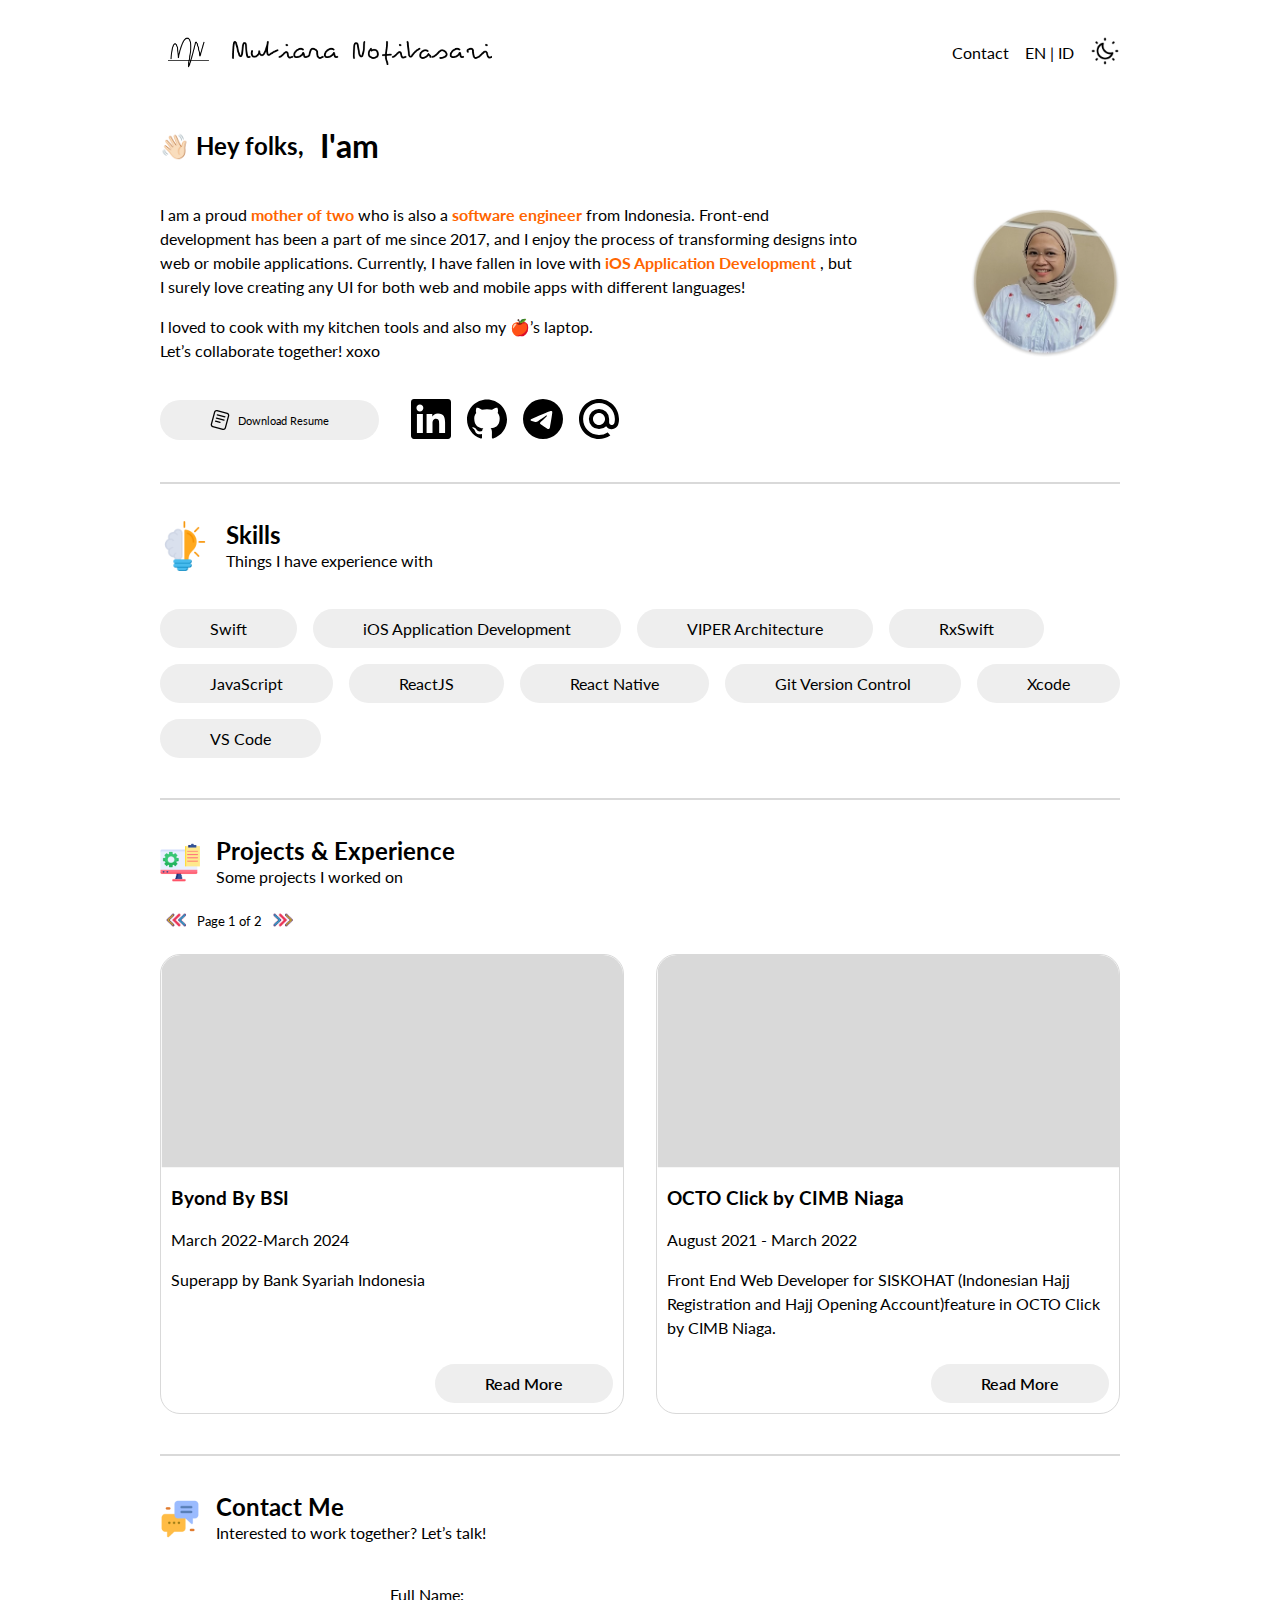
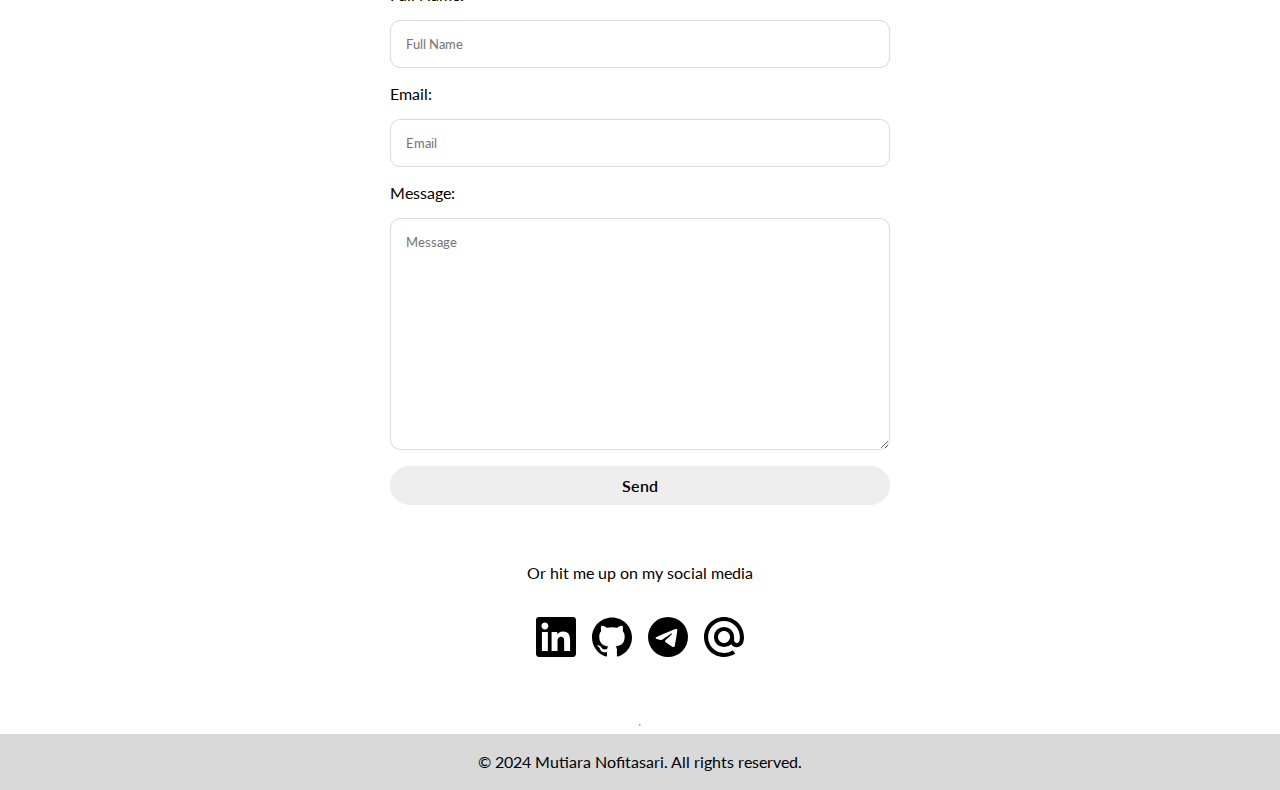
<file: index.html>
<!DOCTYPE html>
<html lang="en">
  <head>
    <meta charset="UTF-8" />
    <meta name="viewport" content="width=device-width, initial-scale=1.0" />
    <title>Mutiara Nofitasari</title>
    <meta
      name="description"
      content="Personal website of Mutiara Hikmah Nofitasari"
    />
    <link rel="icon" href="assets/images/logo.png" type="image/x-icon" />
    <link rel="preconnect" href="https://fonts.googleapis.com" />
    <link rel="preconnect" href="https://fonts.gstatic.com" crossorigin />
    <link
      href="https://fonts.googleapis.com/css2?family=Lato:wght@400;700&display=swap"
      rel="stylesheet"
    />
    <link rel="stylesheet" href="index.css" />
    <script src="index.js"></script>
  </head>
  <body>
    <header class="container header">
      <a href="/">
        <div class="logo">
          <img
            class="image-logo"
            id="logo"
            src="assets/images/logo.png"
            alt="logo"
          />
          <img
            class="name-logo"
            id="name-logo"
            src="assets/images/name-logo.png"
            alt="logo"
          />
        </div>
      </a>

      <nav>
        <ul class="navigation">
          <li><a href="contact.html">Contact</a></li>
          <li><a href="#">EN | ID</a></li>
          <li>
            <a href="javascript:void(0);" onclick="toggleDarkMode()">
              <img
                id="dark-mode-icon"
                class="display-mode"
                src="assets/icons/icon-dark-mode.png"
                alt="logo"
              />
            </a>
          </li>
        </ul>
      </nav>
    </header>

    <main class="container stack">
      <section id="about">
        <div class="about-title">
          <h2>👋🏻 Hey folks,</h2>
          <h1 class="animated">
            <span>I'am</span>
            <div class="animated-info">
              <span class="animated-item">Mutiara Nofitasari</span>
              <span class="animated-item">Software Engineer</span>
              <span class="animated-item">Front-end Developer</span>
            </div>
          </h1>
        </div>
        <div class="about-content">
          <div>
            <p>
              I am a proud
              <span class="highlight-content">mother of two</span>
              who is also a
              <span class="highlight-content"> software engineer </span>
              from Indonesia. Front-end development has been a part of me since
              2017, and I enjoy the process of transforming designs into web or
              mobile applications. Currently, I have fallen in love with
              <span class="highlight-content">iOS Application Development</span>
              , but I surely love creating any UI for both web and mobile apps
              with different languages!
            </p>
            <p>
              I loved to cook with my kitchen tools and also my 🍎’s laptop.<br />
              Let’s collaborate together! xoxo
            </p>
          </div>

          <img
            src="assets/images/profile-picture.png"
            alt="Profile Picture"
            width="150"
          />
        </div>

        <div class="profile-contact-container">
          <a
            href="assets/resume/Mutiara Hikmah Nofitasari.pdf"
            class="rounded-button centered-content"
          >
            <img
              src="assets/icons/icon-download.svg"
              alt="download"
              width="20"
            />
            Download Resume
          </a>
          <div class="social-media-container">
            <a
              href="http://www.linkedin.com/in/mutiara-hikmah-nofitasari-b639b5131"
              target="_blank"
            >
              <img src="assets/icons/linkedin.svg" alt="github" width="40" />
            </a>
            <a
              href="http://www.linkedin.com/in/mutiara-hikmah-nofitasari-b639b5131"
              target="_blank"
            >
              <img src="assets/icons/github.svg" alt="github" width="40" />
            </a>
            <a href="https://t.me/mutiarahns" target="_blank">
              <img src="assets/icons/telegram.svg" alt="telegram" width="40" />
            </a>
            <a href="mailto:nofitasarimutiara@gmail.com">
              <img src="assets/icons/email.svg" alt="email" width="40" />
            </a>
          </div>
        </div>

        <hr class="custom-separator" />
      </section>

      <section id="skills">
        <div class="header-section">
          <img src="assets/icons/icon-skill.png" alt="skills" width="50" />
          <div class="header-section-title">
            <h2>Skills</h2>
            <p>Things I have experience with</p>
          </div>
        </div>

        <ul class="navigation content">
          <script>
            const skills = [
              "Swift",
              "iOS Application Development",
              "VIPER Architecture",
              "RxSwift",
              "JavaScript",
              "ReactJS",
              "React Native",
              "Git Version Control",
              "Xcode",
              "VS Code",
            ];

            skills.forEach((skill) => {
              document.write(
                `<li><div class="rounded-button skill-item">${skill}</div></li>`
              );
            });
          </script>
        </ul>

        <hr class="custom-separator" />
      </section>

      <section id="projects" class="project-section">
        <div class="header-section">
          <img src="assets/icons/icon-experience.png" alt="skills" width="40" />
          <div class="header-section-title">
            <h2>Projects & Experience</h2>
            <p>Some projects I worked on</p>
          </div>
        </div>

        <div id="pagination-controls" class="pagination-container">
          <button id="prev-page" class="pagination-button" disabled>
            <img
              src="assets/icons/icon-prev.png"
              alt="Previous Page"
              style="width: 20px; height: 20px"
            />
          </button>
          <span id="page-info">Page 1 of 1</span>
          <button id="next-page" class="pagination-button" disabled>
            <img
              src="assets/icons/icon-next.png"
              alt="Next Page"
              style="width: 20px; height: 20px"
            />
          </button>
        </div>

        <div id="project-list" class="project-list"></div>

        <script src="assets/js/project-pagination.js"></script>

        <hr class="custom-separator" />
      </section>

      <section id="testimonials" hidden>
        <div>
          <img
            src="assets/icons/icon-testimonial.png"
            alt="testimonials"
            width="40"
          />
          <div>
            <h2>What people say about me</h2>
            <p>People come and go, but memories stays</p>
          </div>
        </div>
        <ul>
          <li></li>
        </ul>

        <hr class="custom-separator" />
      </section>

      <section id="contact">
        <div class="header-section">
          <img src="assets/icons/icon-contact.png" alt="contact" width="40" />
          <div class="header-section-title">
            <h2>Contact Me</h2>
            <p>Interested to work together? Let’s talk!</p>
          </div>
        </div>

        <form class="contact-container">
          <label>Full Name:</label>
          <input type="text" placeholder="Full Name" required />
          <label>Email:</label>
          <input type="email" placeholder="Email" required />
          <label>Message:</label>
          <textarea placeholder="Message" required></textarea>
          <button>Send</button>
        </form>

        <div class="contact-container social-media">
          <p>Or hit me up on my social media</p>

          <div class="social-media-container">
            <a
              href="http://www.linkedin.com/in/mutiara-hikmah-nofitasari-b639b5131"
              target="_blank"
            >
              <img src="assets/icons/linkedin.svg" alt="github" width="40" />
            </a>
            <a
              href="http://www.linkedin.com/in/mutiara-hikmah-nofitasari-b639b5131"
              target="_blank"
            >
              <img src="assets/icons/github.svg" alt="github" width="40" />
            </a>
            <a href="https://t.me/mutiarahns" target="_blank">
              <img src="assets/icons/telegram.svg" alt="telegram" width="40" />
            </a>
            <a href="mailto:nofitasarimutiara@gmail.com">
              <img src="assets/icons/email.svg" alt="email" width="40" />
            </a>
          </div>
        </div>
      </section>

      <hr />
    </main>

    <footer class="footer-container">
      <div class="footer-content">
        <p>&copy; 2024 Mutiara Nofitasari. All rights reserved.</p>
      </div>
    </footer>
  </body>
</html>
</file>
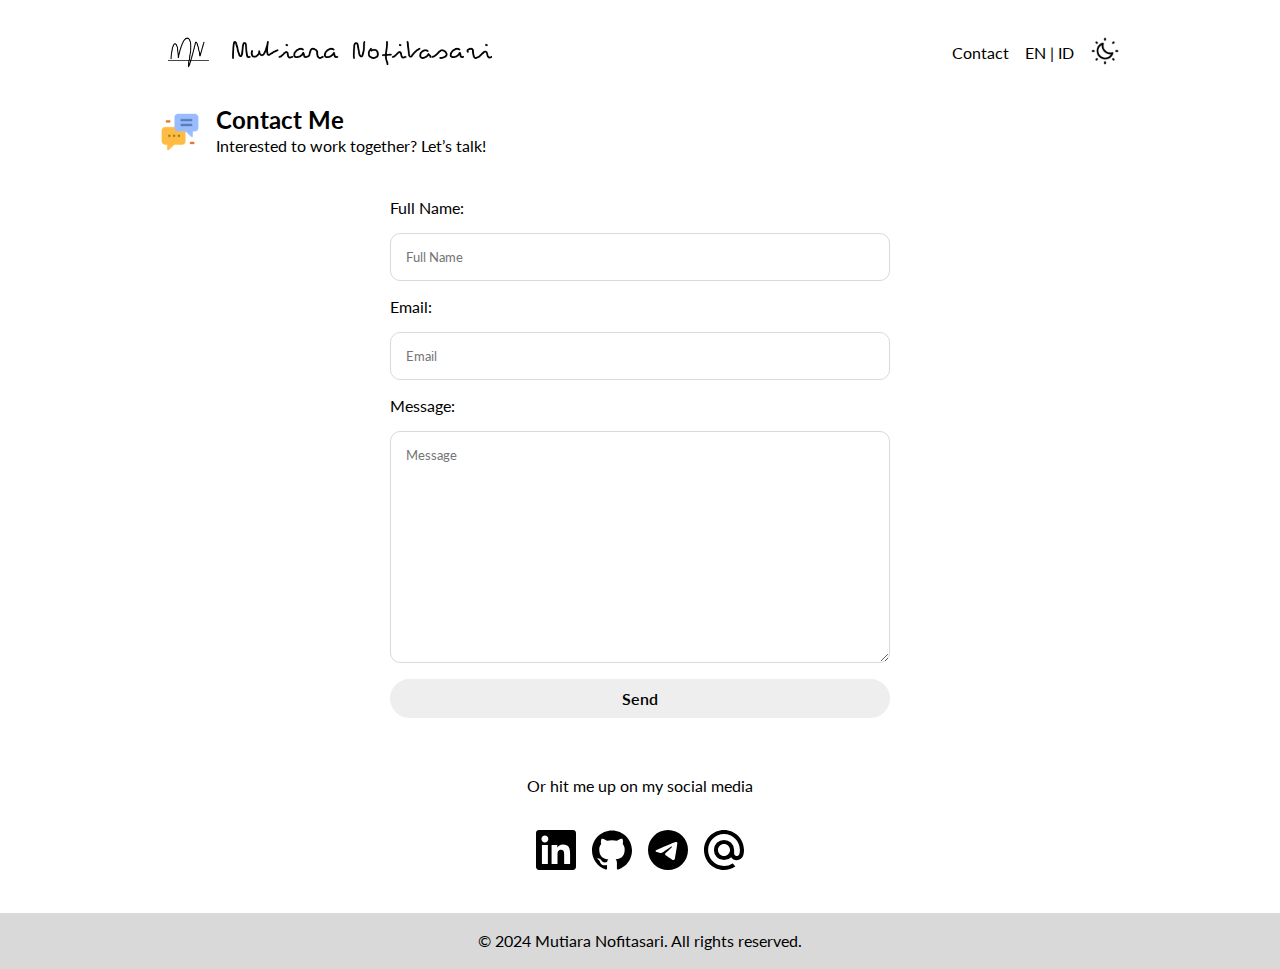
<file: pages/contact/index.html>
<!DOCTYPE html>
<html lang="en">
  <head>
    <meta charset="UTF-8" />
    <meta name="viewport" content="width=device-width, initial-scale=1.0" />
    <title>Mutiara Nofitasari</title>
    <meta
      name="description"
      content="Personal website of Mutiara Hikmah Nofitasari"
    />
    <link rel="icon" href="../../assets/images/logo.png" type="image/x-icon" />
    <link rel="preconnect" href="https://fonts.googleapis.com" />
    <link rel="preconnect" href="https://fonts.gstatic.com" crossorigin />
    <link
      href="https://fonts.googleapis.com/css2?family=Lato:wght@400;700&display=swap"
      rel="stylesheet"
    />
    <link rel="stylesheet" href="../../index.css" />
    <link rel="stylesheet" href="index.css" />
    <script src="../../index.js"></script>
  </head>
  <body>
    <div class="contact-page">
      <header class="container header">
        <a href="/">
          <div class="logo">
            <img
              class="image-logo"
              id="logo"
              src="../../assets/images/logo.png"
              alt="logo"
            />
            <img
              class="name-logo"
              id="name-logo"
              src="../../assets/images/name-logo.png"
              alt="logo"
            />
          </div>
        </a>

        <nav>
          <ul class="navigation">
            <li><a href="#">Contact</a></li>
            <li><a href="#">EN | ID</a></li>
            <li>
              <a href="javascript:void(0);" onclick="toggleDarkModeContact()">
                <img
                  id="dark-mode-icon"
                  class="display-mode"
                  src="../../assets/icons/icon-dark-mode.png"
                  alt="Toggle Dark Mode"
                />
              </a>
            </li>
          </ul>
        </nav>
      </header>

      <main class="container stack">
        <section id="contact" class="contact form">
          <div class="header-section">
            <img
              src="../../assets/icons/icon-contact.png"
              alt="contact"
              width="40"
            />
            <div class="header-section-title">
              <h2>Contact Me</h2>
              <p>Interested to work together? Let’s talk!</p>
            </div>
          </div>

          <form class="contact-container">
            <label>Full Name:</label>
            <input type="text" placeholder="Full Name" required />
            <label>Email:</label>
            <input type="email" placeholder="Email" required />
            <label>Message:</label>
            <textarea placeholder="Message" required></textarea>
            <button>Send</button>
          </form>

          <div class="contact-container social-media">
            <p>Or hit me up on my social media</p>

            <div class="social-media-container">
              <a
                href="http://www.linkedin.com/in/mutiara-hikmah-nofitasari-b639b5131"
                target="_blank"
              >
                <img
                  src="../../assets/icons/linkedin.svg"
                  alt="github"
                  width="40"
                />
              </a>
              <a
                href="http://www.linkedin.com/in/mutiara-hikmah-nofitasari-b639b5131"
                target="_blank"
              >
                <img
                  src="../../assets/icons/github.svg"
                  alt="github"
                  width="40"
                />
              </a>
              <a href="https://t.me/mutiarahns" target="_blank">
                <img
                  src="../../assets/icons/telegram.svg"
                  alt="telegram"
                  width="40"
                />
              </a>
              <a href="mailto:nofitasarimutiara@gmail.com">
                <img
                  src="../../assets/icons/email.svg"
                  alt="email"
                  width="40"
                />
              </a>
            </div>
          </div>
        </section>
      </main>

      <footer class="footer-container">
        <div class="footer-content">
          <p>&copy; 2024 Mutiara Nofitasari. All rights reserved.</p>
        </div>
      </footer>
    </div>
  </body>
</html>
</file>
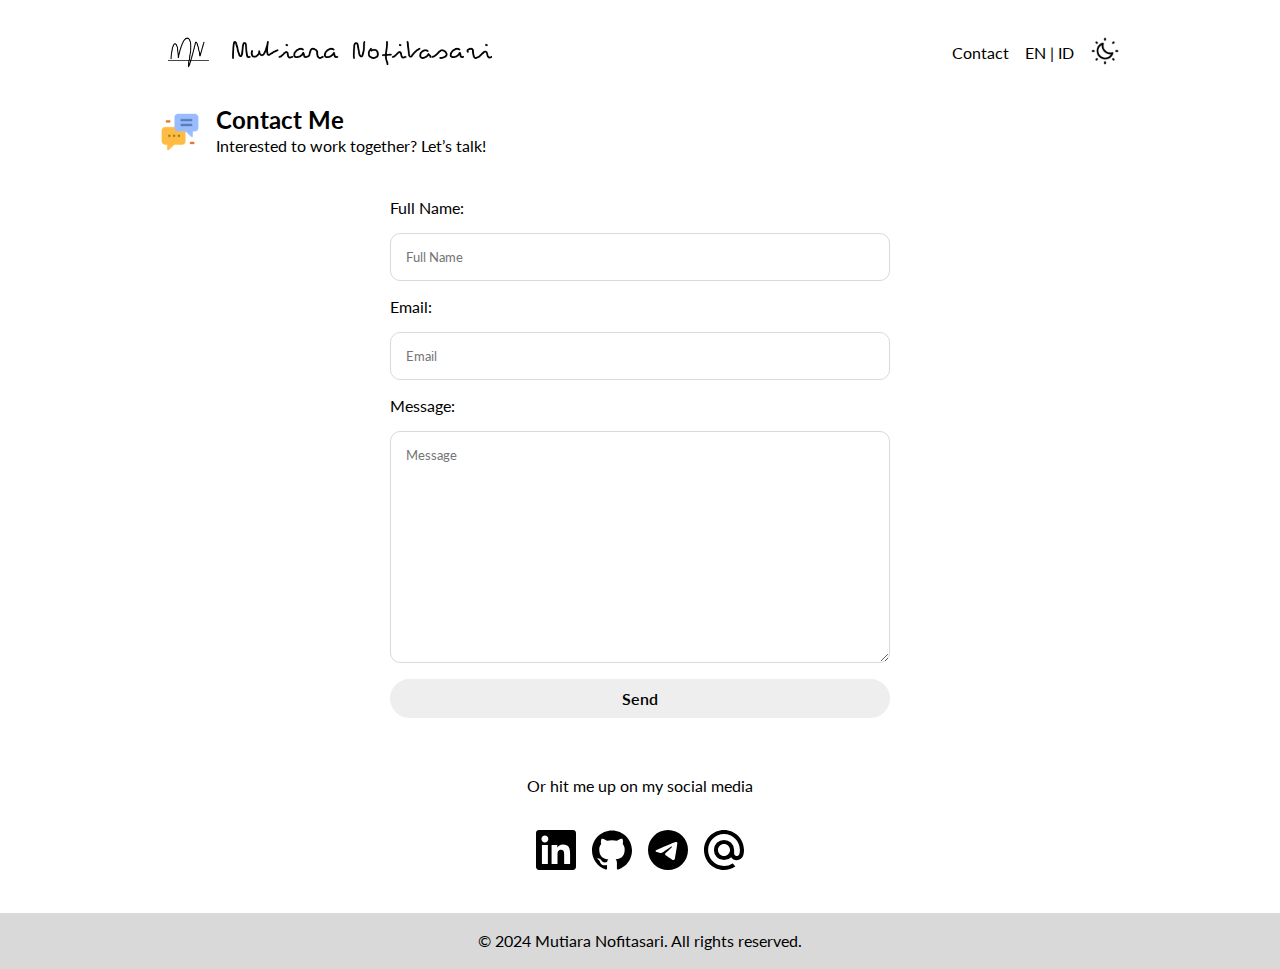
<file: contact.html>
<!DOCTYPE html>
<html lang="en">
  <head>
    <meta charset="UTF-8" />
    <meta name="viewport" content="width=device-width, initial-scale=1.0" />
    <title>Mutiara Nofitasari</title>
    <meta
      name="description"
      content="Personal website of Mutiara Hikmah Nofitasari"
    />
    <link rel="icon" href="assets/images/logo.png" type="image/x-icon" />
    <link rel="preconnect" href="https://fonts.googleapis.com" />
    <link rel="preconnect" href="https://fonts.gstatic.com" crossorigin />
    <link
      href="https://fonts.googleapis.com/css2?family=Lato:wght@400;700&display=swap"
      rel="stylesheet"
    />
    <link rel="stylesheet" href="index.css" />
    <link rel="stylesheet" href="assets/css/contact/index.css" />
    <script src="index.js"></script>
  </head>
  <body>
    <div class="contact-page">
      <header class="container header">
        <a href="/">
          <div class="logo">
            <img
              class="image-logo"
              id="logo"
              src="assets/images/logo.png"
              alt="logo"
            />
            <img
              class="name-logo"
              id="name-logo"
              src="assets/images/name-logo.png"
              alt="logo"
            />
          </div>
        </a>

        <nav>
          <ul class="navigation">
            <li><a href="#">Contact</a></li>
            <li><a href="#">EN | ID</a></li>
            <li>
              <a href="javascript:void(0);" onclick="toggleDarkModeContact()">
                <img
                  id="dark-mode-icon"
                  class="display-mode"
                  src="assets/icons/icon-dark-mode.png"
                  alt="Toggle Dark Mode"
                />
              </a>
            </li>
          </ul>
        </nav>
      </header>

      <main class="container stack">
        <section id="contact" class="contact form">
          <div class="header-section">
            <img src="assets/icons/icon-contact.png" alt="contact" width="40" />
            <div class="header-section-title">
              <h2>Contact Me</h2>
              <p>Interested to work together? Let’s talk!</p>
            </div>
          </div>

          <form class="contact-container">
            <label>Full Name:</label>
            <input type="text" placeholder="Full Name" required />
            <label>Email:</label>
            <input type="email" placeholder="Email" required />
            <label>Message:</label>
            <textarea placeholder="Message" required></textarea>
            <button>Send</button>
          </form>

          <div class="contact-container social-media">
            <p>Or hit me up on my social media</p>

            <div class="social-media-container">
              <a
                href="http://www.linkedin.com/in/mutiara-hikmah-nofitasari-b639b5131"
                target="_blank"
              >
                <img src="assets/icons/linkedin.svg" alt="github" width="40" />
              </a>
              <a
                href="http://www.linkedin.com/in/mutiara-hikmah-nofitasari-b639b5131"
                target="_blank"
              >
                <img src="assets/icons/github.svg" alt="github" width="40" />
              </a>
              <a href="https://t.me/mutiarahns" target="_blank">
                <img
                  src="assets/icons/telegram.svg"
                  alt="telegram"
                  width="40"
                />
              </a>
              <a href="mailto:nofitasarimutiara@gmail.com">
                <img src="assets/icons/email.svg" alt="email" width="40" />
              </a>
            </div>
          </div>
        </section>
      </main>

      <footer class="footer-container">
        <div class="footer-content">
          <p>&copy; 2024 Mutiara Nofitasari. All rights reserved.</p>
        </div>
      </footer>
    </div>
  </body>
</html>
</file>
<file: index.css>
body {
  font-family: Lato, sans-serif;
  margin: 0 auto;
}

ul {
  list-style: none;
  padding-inline-start: 0;
  align-items: center;
}

a {
  text-decoration: none;
  color: #000;
  cursor: pointer;
}

a:hover {
  text-decoration: none;
}

p {
  line-height: 1.5;
}

.container {
  margin: 0 auto;
  padding: 0 10px;
  max-width: 960px;
}

.stack {
  display: flex;
  flex-direction: column;
  flex-wrap: wrap;
  gap: 1rem;
}

.content {
  padding: 20px 0 0 0;
}

.header {
  display: flex;
  flex-wrap: wrap;
  justify-content: space-between;
  align-items: center;
  flex-direction: column;
  padding: 20px 0;
  position: sticky;
  top: 0;
  z-index: 1000;
  background-color: #fff;
  width: 100%;
}

.navigation {
  display: flex;
  flex-wrap: wrap;
  gap: 1rem;
}

.custom-separator {
  margin: 40px 0 20px 0;
  border: 0.5px solid #d9d9d9;
}

.logo {
  display: flex;
  flex-wrap: wrap;
  justify-content: center;
  align-items: center;
  gap: 1rem;
}

.image-logo {
  height: 55px;
  width: 55px;
}

.name-logo {
  height: 25px;
}

.display-mode {
  height: 30px;
  width: 30px;
}

.about-title {
  display: flex;
  align-items: center;
  gap: 1rem;
}

.about-content {
  display: flex;
  align-items: center;
  justify-content: space-between;
  gap: 1rem;
  flex-direction: column;
}

.profile-contact-container {
  margin-top: 20px;
  display: flex;
  flex-direction: column;
  align-items: center;
  gap: 2rem;
}

.highlight-content {
  font-weight: 700;
  color: #ff6500;
  text-align: center;
}

.rounded-button {
  padding: 10px 50px;
  background-color: #eeeeee;
  border-radius: 40px;
  display: flex;
  align-items: center;
  gap: 0.5rem;
  font-size: 0.7rem;
  text-align: center;
  border-width: 0;
}

.rounded-button.centered-content {
  justify-content: center;
}

.read-more-button {
  position: absolute;
  bottom: 0;
  right: 0;
  font-size: 1rem;
  font-family: Lato, sans-serif;
  font-weight: 600;
}

.social-media-container {
  display: flex;
  gap: 1rem;
}

.header-section {
  display: flex;
  align-items: center;
  gap: 1rem;
}

.header-section-title {
  display: flex;
  flex-direction: column;
}

.header-section-title h2 {
  margin: 0;
}

.header-section-title p {
  margin: 0;
}

.skill-item {
  padding: 10px 50px;
  color: #000;
  font-size: 1rem;
}

.pagination-container {
  margin: 20px 0;
  display: flex;
  align-items: center;
  gap: 0.3rem;
  font-size: 0.8rem;
}

.project-section {
  margin: 0;
}
.project-section ul {
  display: flex;
  flex-wrap: wrap;
  justify-content: space-between;
  gap: 1rem;
}

.pagination-button {
  background: none;
  border: none;
  cursor: pointer;
}

.project-list {
  display: flex;
  flex-wrap: wrap;
  justify-content: space-between;
  flex-direction: column;
  gap: 2rem;
}

.project-item {
  flex: 1;
  display: flex;
  flex-direction: column;
  border: 1px solid #d9d9d9;
  border-radius: 20px;
  padding: 0 0 10px 0;
  width: 100%;
}

.project-info {
  display: inline-block;
  position: relative;
  vertical-align: top;
  min-height: 235px;
  margin: 0 10px;
}

.project-image {
  width: 100%;
  height: auto;
  border-radius: 20px 20px 0 0;
}

.contact-container {
  display: flex;
  flex-direction: column;
  gap: 1rem;
  margin: 40px auto;
}

.contact-container.social-media {
  align-items: center;
}

.contact-container input,
textarea {
  padding: 15px;
  border-radius: 10px;
  border: 1px solid #d9d9d9;
  font-family: Lato, sans-serif;
}

.contact-container textarea {
  height: 200px;
}

.contact-container button {
  padding: 10px;
  border-radius: 20px;
  border: none;
  background-color: #eeeeee;
  font-family: Lato, sans-serif;
  font-size: 1rem;
  font-weight: 600;
}

.footer-container {
  display: flex;
  justify-content: center;
  background-color: #d9d9d9;
}

.animated {
  position: relative;
}

.animated-info {
  display: inline-block;
  vertical-align: top;
  min-width: 260px;
  position: relative;
}

.animated-item {
  color: #ff6500;
}

.animated-item {
  line-height: inherit;
  display: block;
  opacity: 0;
  overflow: hidden;
  position: absolute;
  top: 0;
  left: 0;
  right: 0;
  animation: BottomTotop 12s linear infinite 0s;
}

.animated-item:nth-child(2n + 2) {
  animation-delay: 4s;
}
.animated-item:nth-child(3n + 3) {
  animation-delay: 8s;
}

@keyframes BottomTotop {
  0% {
    opacity: 0;
  }
  5% {
    opacity: 0;
    transform: translateY(5px);
  }
  10% {
    opacity: 1;
    transform: translateY(0px);
  }
  25% {
    opacity: 1;
    transform: translateY(0px);
  }
  30% {
    opacity: 0;
    transform: translateY(5px);
  }
  80% {
    opacity: 0;
  }
  100% {
    opacity: 0;
  }
}

body.dark-mode {
  background-color: #121212;
  color: #ffffff;
}

header.dark-mode {
  background-color: #121212;
  color: #ffffff;
}

a.dark-mode {
  color: #ffffff;
}

@media (min-width: 768px) {
  .header {
    flex-direction: row;
  }

  .about-title {
    flex-direction: row;
  }

  .profile-contact-container {
    flex-direction: row;
  }

  .about-content {
    flex-direction: row;
    gap: 7rem;
  }

  .project-list {
    flex-direction: row;
  }

  .contact-container {
    max-width: 500px;
  }
}
</file>
<file: pages/contact/index.css>
main {
  flex: 1;
}

.contact-page {
  min-height: 100vh;
}

.contact.form {
  max-width: 100%;
}
</file>
<file: assets/css/contact/index.css>
main {
  flex: 1;
}

.contact-page {
  min-height: 100vh;
}

.contact.form {
  max-width: 100%;
}
</file>
